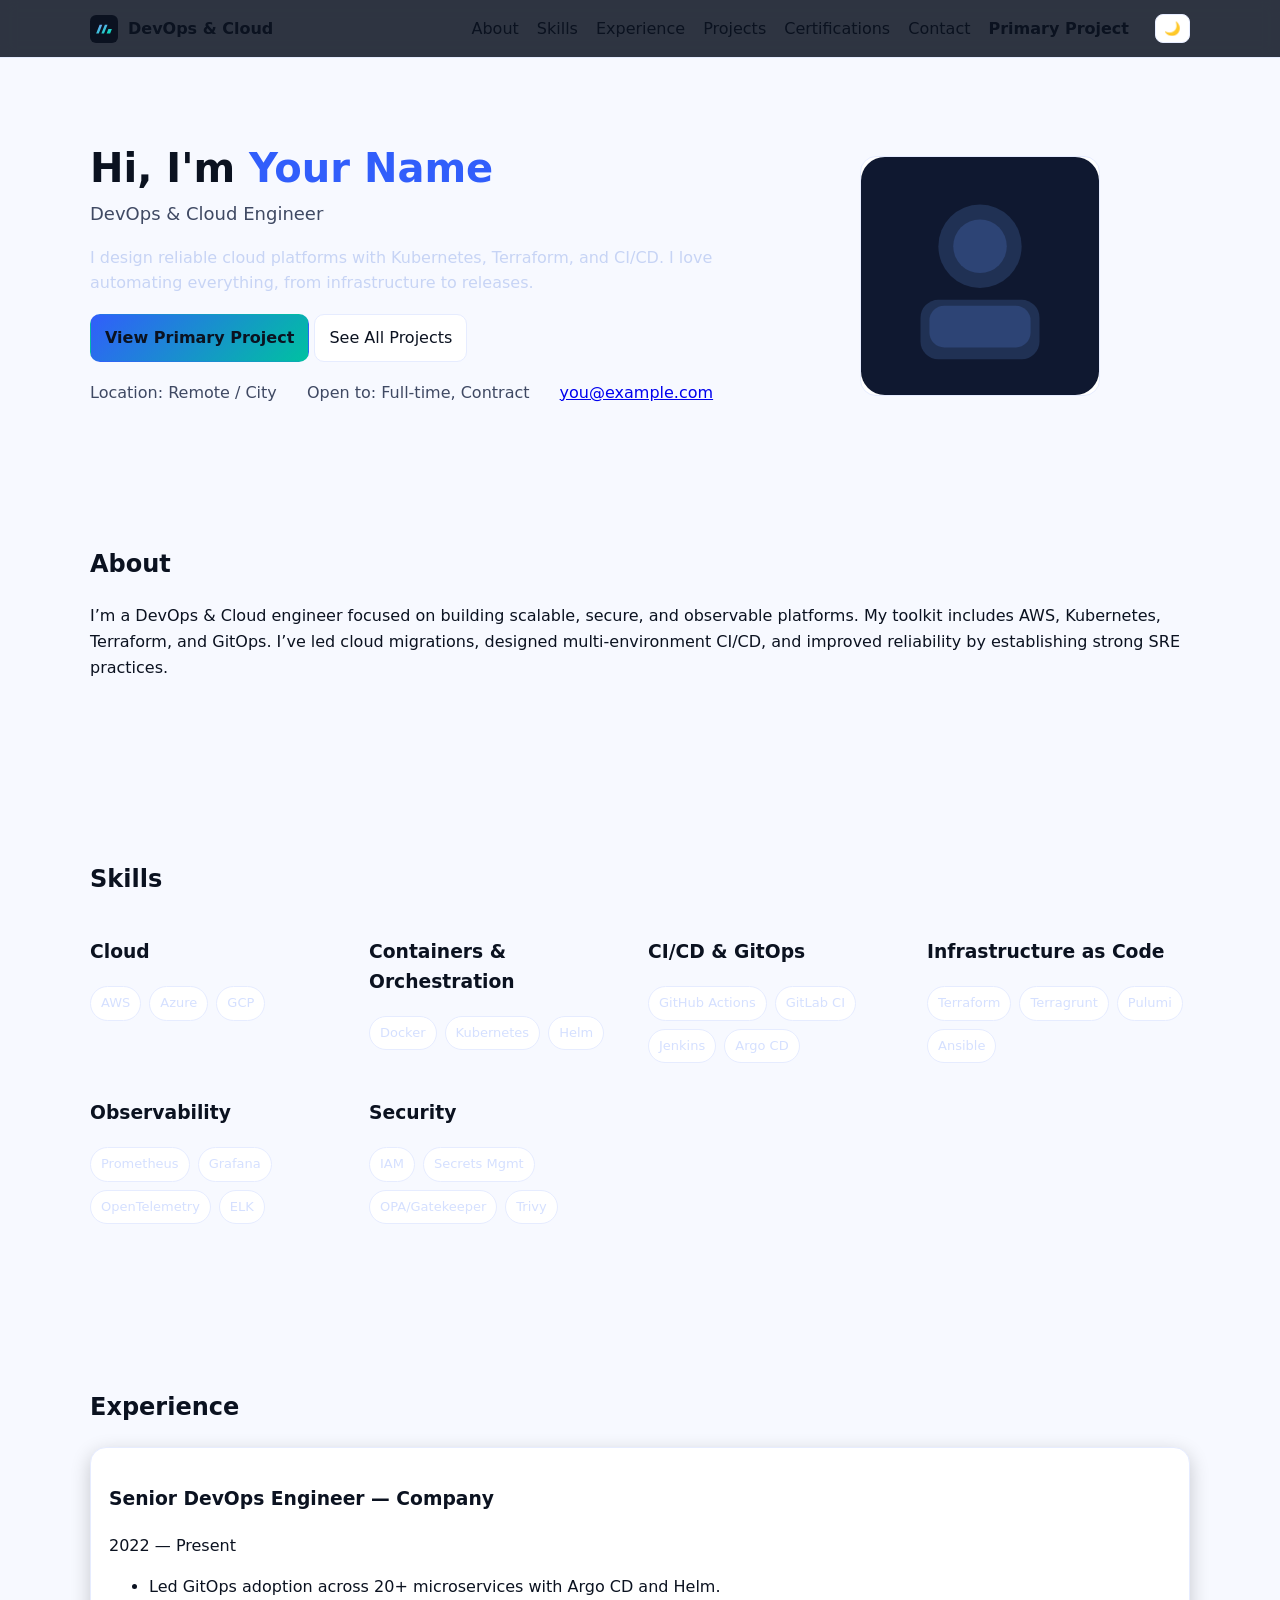
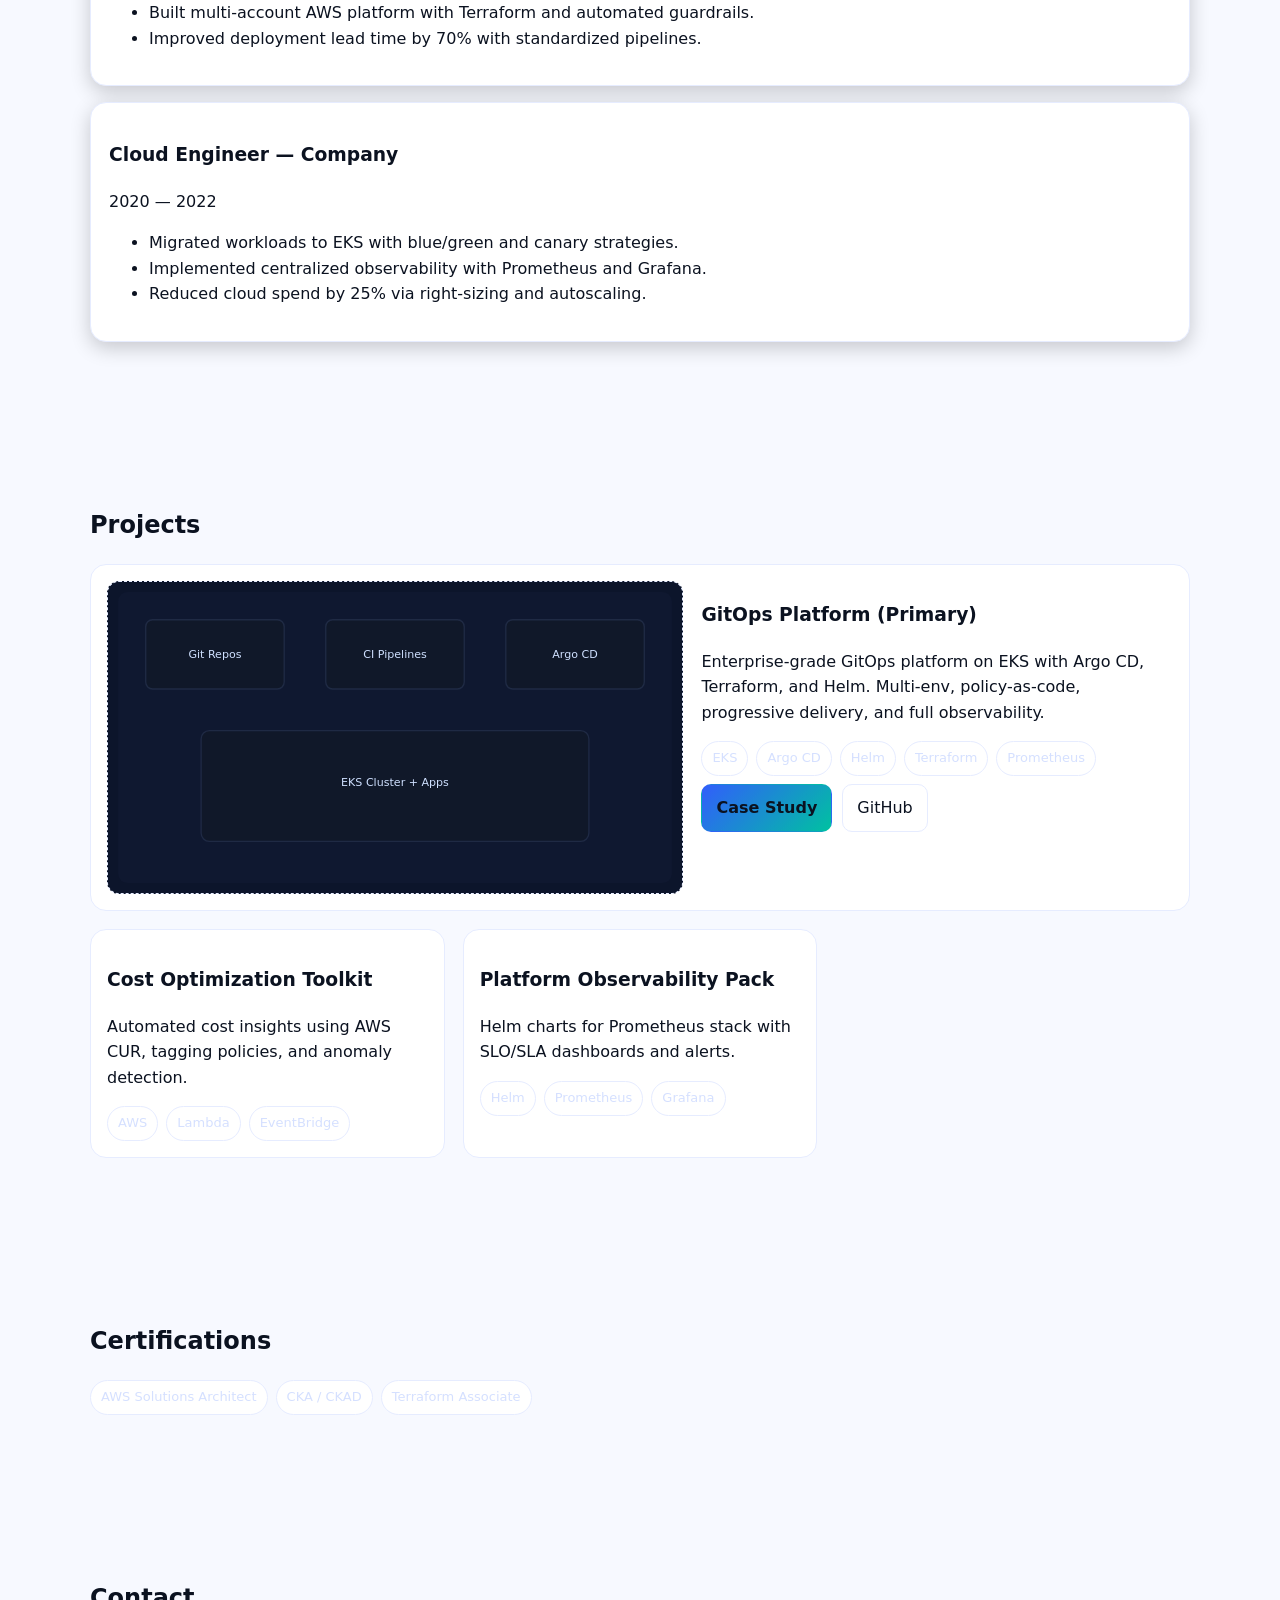
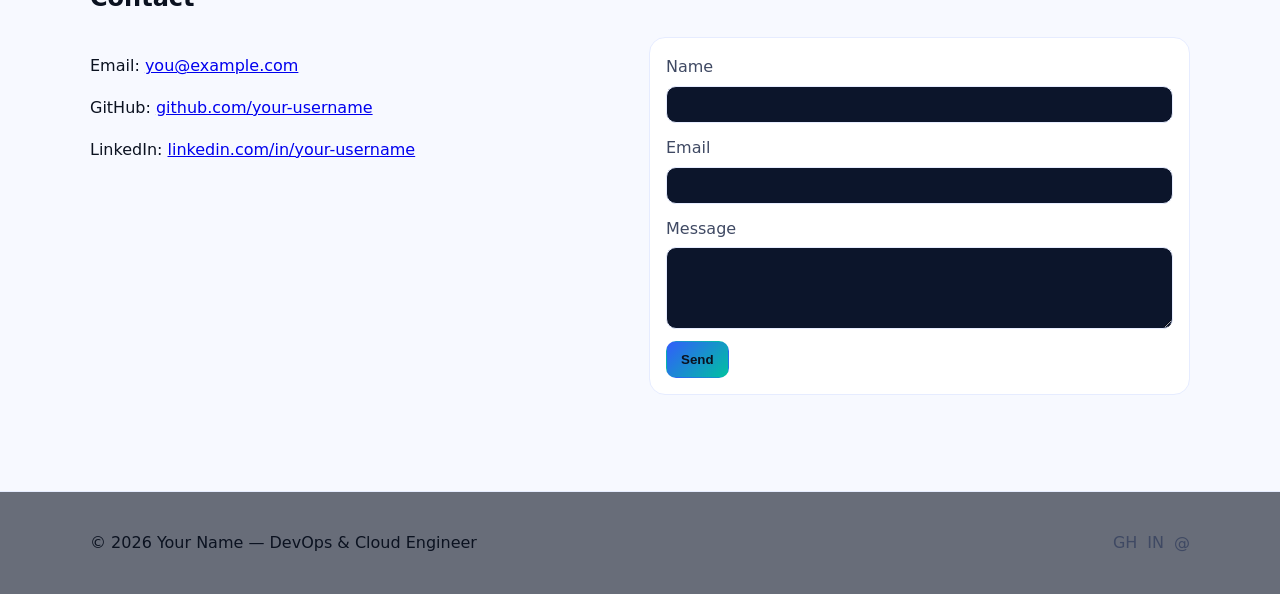
<file: portfolio/index.html>
<!doctype html>
<html lang="en">
  <head>
    <meta charset="utf-8">
    <meta name="viewport" content="width=device-width, initial-scale=1">
    <title>DevOps & Cloud Engineer — Portfolio</title>
    <meta name="description" content="Portfolio of a DevOps & Cloud Engineer specializing in Kubernetes, Terraform, CI/CD, and AWS. Explore the primary GitOps platform project and experience.">
    <link rel="canonical" href="/">

    <!-- Open Graph -->
    <meta property="og:type" content="website">
    <meta property="og:title" content="DevOps & Cloud Engineer — Portfolio">
    <meta property="og:description" content="Kubernetes, Terraform, CI/CD, AWS. Primary GitOps platform project and more.">
    <meta property="og:image" content="assets/og-image.svg">
    <meta property="og:url" content="/">

    <!-- Twitter -->
    <meta name="twitter:card" content="summary_large_image">
    <meta name="twitter:title" content="DevOps & Cloud Engineer — Portfolio">
    <meta name="twitter:description" content="Kubernetes, Terraform, CI/CD, AWS. Primary GitOps platform project and more.">
    <meta name="twitter:image" content="assets/og-image.svg">

    <link rel="manifest" href="manifest.webmanifest">
    <link rel="icon" href="assets/logo.svg" type="image/svg+xml">
    <meta name="theme-color" content="#0b1220">

    <link rel="preload" href="styles.css" as="style">
    <link rel="stylesheet" href="styles.css">
    <link rel="preload" href="script.js" as="script">
  </head>
  <body>
    <a class="skip-link" href="#main">Skip to content</a>

    <header class="site-header" role="banner">
      <div class="container header-inner">
        <a class="brand" href="#" aria-label="Home">
          <img src="assets/logo.svg" width="28" height="28" alt="Logo">
          <span>DevOps & Cloud</span>
        </a>

        <button class="nav-toggle" aria-expanded="false" aria-controls="site-nav" aria-label="Toggle navigation">
          <span class="nav-toggle-bar"></span>
          <span class="nav-toggle-bar"></span>
          <span class="nav-toggle-bar"></span>
        </button>

        <nav id="site-nav" class="site-nav" role="navigation">
          <ul>
            <li><a href="#about">About</a></li>
            <li><a href="#skills">Skills</a></li>
            <li><a href="#experience">Experience</a></li>
            <li><a href="#projects">Projects</a></li>
            <li><a href="#certs">Certifications</a></li>
            <li><a href="#contact">Contact</a></li>
            <li><a class="primary-link" href="projects/primary.html">Primary Project</a></li>
          </ul>
          <button id="theme-toggle" class="theme-toggle" aria-label="Toggle dark mode">🌙</button>
        </nav>
      </div>
    </header>

    <main id="main" tabindex="-1">
      <section class="hero">
        <div class="container grid-2">
          <div class="hero-copy">
            <h1>Hi, I'm <span class="accent">Your Name</span></h1>
            <p class="subtitle">DevOps & Cloud Engineer</p>
            <p class="tagline">I design reliable cloud platforms with Kubernetes, Terraform, and CI/CD. I love automating everything, from infrastructure to releases.</p>
            <div class="cta">
              <a class="btn btn-primary" href="projects/primary.html">View Primary Project</a>
              <a class="btn" href="#projects">See All Projects</a>
            </div>
            <ul class="meta">
              <li>Location: Remote / City</li>
              <li>Open to: Full-time, Contract</li>
              <li><a href="mailto:you@example.com">you@example.com</a></li>
            </ul>
          </div>
          <div class="hero-media">
            <img class="avatar" src="assets/avatar.svg" alt="Portrait">
          </div>
        </div>
      </section>

      <section id="about" class="section">
        <div class="container">
          <h2>About</h2>
          <p>I’m a DevOps & Cloud engineer focused on building scalable, secure, and observable platforms. My toolkit includes AWS, Kubernetes, Terraform, and GitOps. I’ve led cloud migrations, designed multi-environment CI/CD, and improved reliability by establishing strong SRE practices.</p>
        </div>
      </section>

      <section id="skills" class="section">
        <div class="container">
          <h2>Skills</h2>
          <div class="skills-grid">
            <article>
              <h3>Cloud</h3>
              <ul class="chips">
                <li>AWS</li><li>Azure</li><li>GCP</li>
              </ul>
            </article>
            <article>
              <h3>Containers & Orchestration</h3>
              <ul class="chips">
                <li>Docker</li><li>Kubernetes</li><li>Helm</li>
              </ul>
            </article>
            <article>
              <h3>CI/CD & GitOps</h3>
              <ul class="chips">
                <li>GitHub Actions</li><li>GitLab CI</li><li>Jenkins</li><li>Argo CD</li>
              </ul>
            </article>
            <article>
              <h3>Infrastructure as Code</h3>
              <ul class="chips">
                <li>Terraform</li><li>Terragrunt</li><li>Pulumi</li><li>Ansible</li>
              </ul>
            </article>
            <article>
              <h3>Observability</h3>
              <ul class="chips">
                <li>Prometheus</li><li>Grafana</li><li>OpenTelemetry</li><li>ELK</li>
              </ul>
            </article>
            <article>
              <h3>Security</h3>
              <ul class="chips">
                <li>IAM</li><li>Secrets Mgmt</li><li>OPA/Gatekeeper</li><li>Trivy</li>
              </ul>
            </article>
          </div>
        </div>
      </section>

      <section id="experience" class="section">
        <div class="container">
          <h2>Experience</h2>
          <div class="timeline">
            <article class="card">
              <header>
                <h3>Senior DevOps Engineer — Company</h3>
                <span>2022 — Present</span>
              </header>
              <ul>
                <li>Led GitOps adoption across 20+ microservices with Argo CD and Helm.</li>
                <li>Built multi-account AWS platform with Terraform and automated guardrails.</li>
                <li>Improved deployment lead time by 70% with standardized pipelines.</li>
              </ul>
            </article>
            <article class="card">
              <header>
                <h3>Cloud Engineer — Company</h3>
                <span>2020 — 2022</span>
              </header>
              <ul>
                <li>Migrated workloads to EKS with blue/green and canary strategies.</li>
                <li>Implemented centralized observability with Prometheus and Grafana.</li>
                <li>Reduced cloud spend by 25% via right-sizing and autoscaling.</li>
              </ul>
            </article>
          </div>
        </div>
      </section>

      <section id="projects" class="section">
        <div class="container">
          <h2>Projects</h2>
          <div class="projects-grid">
            <article class="project highlight">
              <div class="project-media">
                <img src="assets/gitops-diagram.svg" alt="GitOps platform architecture diagram">
              </div>
              <div class="project-body">
                <h3>GitOps Platform (Primary)</h3>
                <p>Enterprise-grade GitOps platform on EKS with Argo CD, Terraform, and Helm. Multi-env, policy-as-code, progressive delivery, and full observability.</p>
                <ul class="chips">
                  <li>EKS</li><li>Argo CD</li><li>Helm</li><li>Terraform</li><li>Prometheus</li>
                </ul>
                <div class="project-cta">
                  <a class="btn btn-primary" href="projects/primary.html">Case Study</a>
                  <a class="btn" href="#">GitHub</a>
                </div>
              </div>
            </article>

            <article class="project">
              <div class="project-body">
                <h3>Cost Optimization Toolkit</h3>
                <p>Automated cost insights using AWS CUR, tagging policies, and anomaly detection.</p>
                <ul class="chips"><li>AWS</li><li>Lambda</li><li>EventBridge</li></ul>
              </div>
            </article>

            <article class="project">
              <div class="project-body">
                <h3>Platform Observability Pack</h3>
                <p>Helm charts for Prometheus stack with SLO/SLA dashboards and alerts.</p>
                <ul class="chips"><li>Helm</li><li>Prometheus</li><li>Grafana</li></ul>
              </div>
            </article>
          </div>
        </div>
      </section>

      <section id="certs" class="section">
        <div class="container">
          <h2>Certifications</h2>
          <ul class="chips">
            <li>AWS Solutions Architect</li>
            <li>CKA / CKAD</li>
            <li>Terraform Associate</li>
          </ul>
        </div>
      </section>

      <section id="contact" class="section">
        <div class="container">
          <h2>Contact</h2>
          <div class="contact-grid">
            <div>
              <p>Email: <a href="mailto:you@example.com">you@example.com</a></p>
              <p>GitHub: <a href="https://github.com/your-username" target="_blank" rel="noopener">github.com/your-username</a></p>
              <p>LinkedIn: <a href="https://www.linkedin.com/in/your-username" target="_blank" rel="noopener">linkedin.com/in/your-username</a></p>
            </div>
            <form class="contact-form" action="mailto:you@example.com" method="post" enctype="text/plain">
              <label>
                <span>Name</span>
                <input name="name" type="text" required>
              </label>
              <label>
                <span>Email</span>
                <input name="email" type="email" required>
              </label>
              <label>
                <span>Message</span>
                <textarea name="message" rows="4" required></textarea>
              </label>
              <button class="btn btn-primary" type="submit">Send</button>
            </form>
          </div>
        </div>
      </section>
    </main>

    <footer class="site-footer">
      <div class="container footer-inner">
        <p>© <span id="year"></span> Your Name — DevOps & Cloud Engineer</p>
        <div class="social">
          <a href="https://github.com/your-username" aria-label="GitHub">GH</a>
          <a href="https://www.linkedin.com/in/your-username" aria-label="LinkedIn">IN</a>
          <a href="mailto:you@example.com" aria-label="Email">@</a>
        </div>
      </div>
    </footer>

    <button class="to-top" aria-label="Back to top">↑</button>

    <script type="application/ld+json">
    {
      "@context": "https://schema.org",
      "@type": "Person",
      "name": "Your Name",
      "jobTitle": "DevOps & Cloud Engineer",
      "url": "https://example.com/",
      "image": "https://example.com/assets/avatar.svg",
      "sameAs": [
        "https://github.com/your-username",
        "https://www.linkedin.com/in/your-username"
      ]
    }
    </script>
    <script defer src="script.js"></script>
  </body>
</html>
</file>
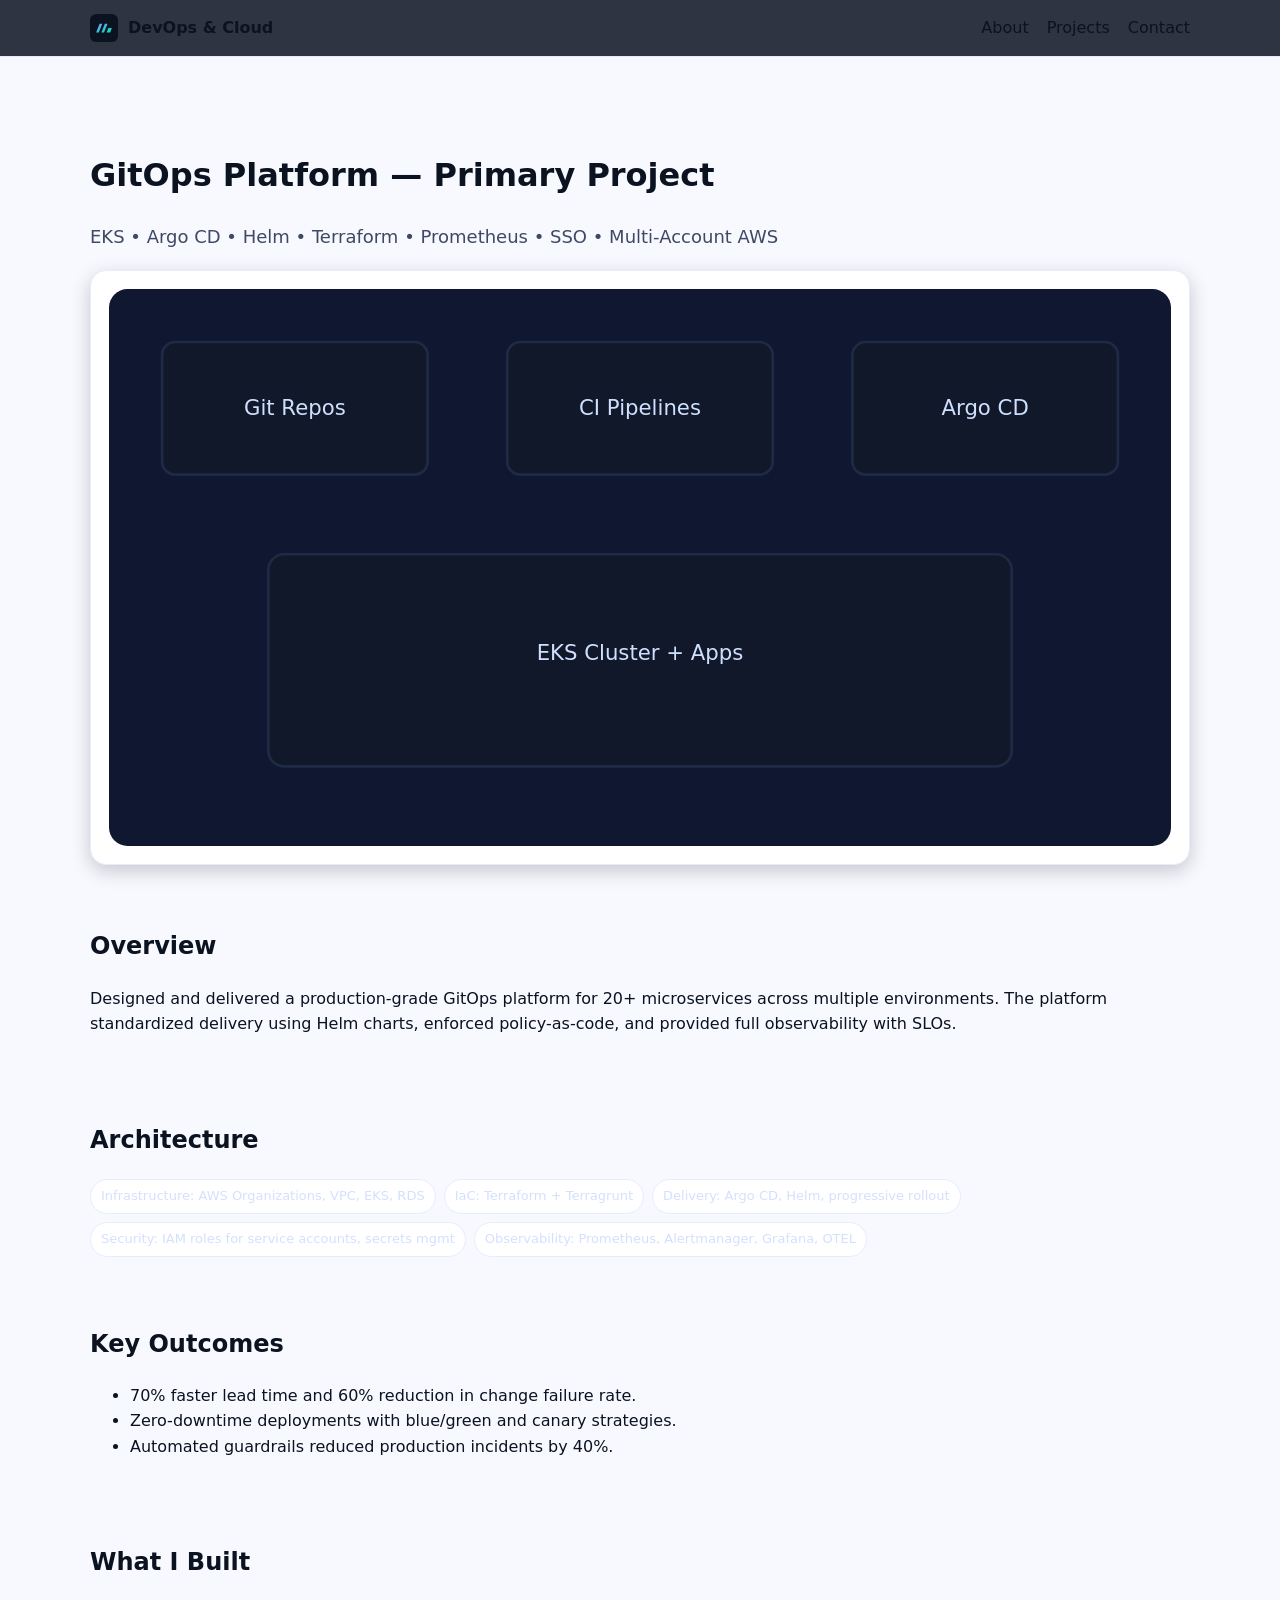
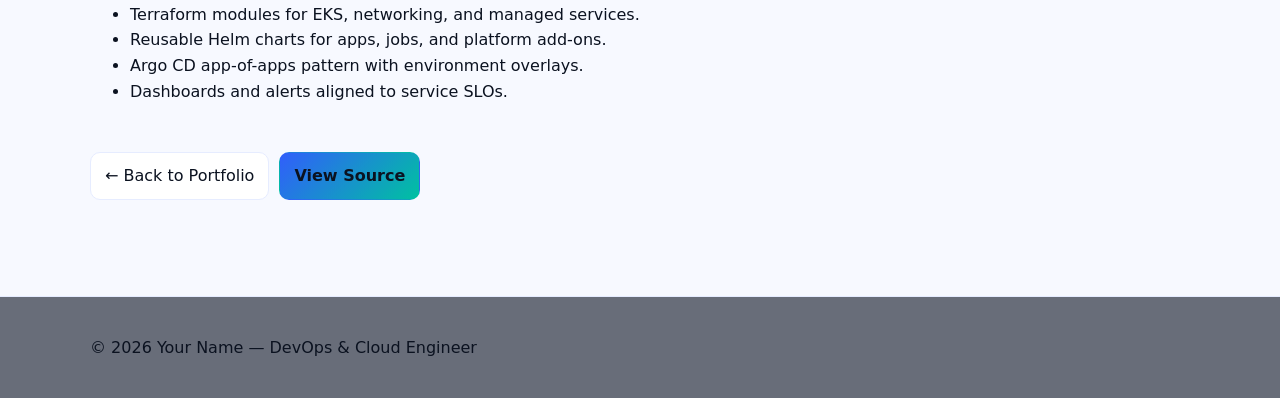
<file: portfolio/projects/primary.html>
<!doctype html>
<html lang="en">
  <head>
    <meta charset="utf-8">
    <meta name="viewport" content="width=device-width, initial-scale=1">
    <title>GitOps Platform — Case Study</title>
    <meta name="description" content="Case study of an enterprise GitOps platform on EKS with Argo CD, Helm, Terraform, and full observability.">
    <link rel="canonical" href="/projects/primary.html">
    <link rel="icon" href="../assets/logo.svg" type="image/svg+xml">
    <link rel="stylesheet" href="../styles.css">
  </head>
  <body>
    <header class="site-header" role="banner">
      <div class="container header-inner">
        <a class="brand" href="../index.html" aria-label="Home">
          <img src="../assets/logo.svg" width="28" height="28" alt="Logo">
          <span>DevOps & Cloud</span>
        </a>
        <nav class="site-nav" role="navigation">
          <ul>
            <li><a href="../index.html#about">About</a></li>
            <li><a href="../index.html#projects">Projects</a></li>
            <li><a href="../index.html#contact">Contact</a></li>
          </ul>
        </nav>
      </div>
    </header>

    <main id="main" class="section">
      <div class="container">
        <h1>GitOps Platform — Primary Project</h1>
        <p class="subtitle">EKS • Argo CD • Helm • Terraform • Prometheus • SSO • Multi-Account AWS</p>

        <div class="card" style="margin: 18px 0;">
          <img src="../assets/gitops-diagram.svg" alt="GitOps platform architecture diagram">
        </div>

        <section class="section" style="padding-top: 24px; padding-bottom: 24px;">
          <h2>Overview</h2>
          <p>Designed and delivered a production-grade GitOps platform for 20+ microservices across multiple environments. The platform standardized delivery using Helm charts, enforced policy-as-code, and provided full observability with SLOs.</p>
        </section>

        <section class="section" style="padding-top: 24px; padding-bottom: 24px;">
          <h2>Architecture</h2>
          <ul class="chips">
            <li>Infrastructure: AWS Organizations, VPC, EKS, RDS</li>
            <li>IaC: Terraform + Terragrunt</li>
            <li>Delivery: Argo CD, Helm, progressive rollout</li>
            <li>Security: IAM roles for service accounts, secrets mgmt</li>
            <li>Observability: Prometheus, Alertmanager, Grafana, OTEL</li>
          </ul>
        </section>

        <section class="section" style="padding-top: 24px; padding-bottom: 24px;">
          <h2>Key Outcomes</h2>
          <ul>
            <li>70% faster lead time and 60% reduction in change failure rate.</li>
            <li>Zero-downtime deployments with blue/green and canary strategies.</li>
            <li>Automated guardrails reduced production incidents by 40%.</li>
          </ul>
        </section>

        <section class="section" style="padding-top: 24px; padding-bottom: 24px;">
          <h2>What I Built</h2>
          <ul>
            <li>Terraform modules for EKS, networking, and managed services.</li>
            <li>Reusable Helm charts for apps, jobs, and platform add-ons.</li>
            <li>Argo CD app-of-apps pattern with environment overlays.</li>
            <li>Dashboards and alerts aligned to service SLOs.</li>
          </ul>
        </section>

        <div class="project-cta">
          <a class="btn" href="../index.html">← Back to Portfolio</a>
          <a class="btn btn-primary" href="#" target="_blank" rel="noopener">View Source</a>
        </div>
      </div>
    </main>

    <footer class="site-footer">
      <div class="container footer-inner">
        <p>© <span id="year"></span> Your Name — DevOps & Cloud Engineer</p>
      </div>
    </footer>

    <script defer src="../script.js"></script>
  </body>
</html>
</file>
<file: portfolio/styles.css>
:root {
  --bg: #0b1220;
  --bg-soft: #101829;
  --text: #e6ecff;
  --muted: #a3b3d1;
  --card: #0f1830;
  --accent: #7aa2ff;
  --accent-2: #00ddb3;
  --border: #1f2a44;
}

* { box-sizing: border-box; }
html, body { height: 100%; }
body {
  margin: 0;
  font-family: ui-sans-serif, system-ui, -apple-system, Segoe UI, Roboto, Ubuntu, Cantarell, Noto Sans, Arial, "Apple Color Emoji", "Segoe UI Emoji";
  background: var(--bg);
  color: var(--text);
  line-height: 1.6;
}
img { max-width: 100%; display: block; }

.container { width: min(1100px, 92%); margin: 0 auto; }
.section { padding: 72px 0; }

/* Header */
.site-header {
  position: sticky; top: 0; z-index: 50;
  background: rgba(11,18,32,0.85);
  -webkit-backdrop-filter: saturate(140%) blur(8px);
  backdrop-filter: saturate(140%) blur(8px);
  border-bottom: 1px solid var(--border);
}
.header-inner {
  display: flex; align-items: center; justify-content: space-between;
  padding: 14px 0;
}
.brand { display: inline-flex; align-items: center; gap: 10px; color: var(--text); text-decoration: none; font-weight: 700; }
.brand img { filter: drop-shadow(0 0 8px rgba(122,162,255,0.35)); }

.nav-toggle { display: inline-flex; flex-direction: column; gap: 4px; background: transparent; border: 0; cursor: pointer; }
.nav-toggle-bar { width: 22px; height: 2px; background: var(--text); display: block; }

.site-nav { display: none; align-items: center; gap: 18px; }
.site-nav ul { list-style: none; display: flex; gap: 18px; padding: 0; margin: 0; }
.site-nav a { color: var(--text); text-decoration: none; }
.site-nav a:hover { color: var(--accent); }
.theme-toggle { margin-left: 8px; background: var(--card); color: var(--text); border: 1px solid var(--border); border-radius: 8px; padding: 6px 8px; cursor: pointer; }
.primary-link { color: var(--accent-2); font-weight: 700; }

@media (min-width: 860px) {
  .nav-toggle { display: none; }
  .site-nav { display: flex; }
}

/***** Hero *****/
.hero { padding: 88px 0 48px; }
.grid-2 { display: grid; gap: 28px; grid-template-columns: 1fr; align-items: center; }
@media (min-width: 860px) { .grid-2 { grid-template-columns: 1.2fr 0.8fr; gap: 48px; } }

.hero-copy h1 { font-size: 40px; line-height: 1.1; margin: 0 0 10px; }
.subtitle { color: var(--muted); margin: 0 0 14px; font-size: 18px; }
.tagline { margin-bottom: 18px; color: #c7d4f5; }
.accent { color: var(--accent); }
.avatar { width: 240px; height: 240px; border-radius: 16px; border: 1px solid var(--border); margin: 0 auto; background: var(--card); }

.meta { display: grid; grid-template-columns: 1fr; gap: 6px; padding: 0; margin: 18px 0 0; list-style: none; color: var(--muted); }
@media (min-width: 520px) { .meta { grid-template-columns: repeat(3,auto); gap: 14px 22px; } }

/* Components */
.btn { display: inline-block; padding: 10px 14px; border-radius: 10px; border: 1px solid var(--border); background: var(--bg-soft); color: var(--text); text-decoration: none; transition: transform .08s ease; }
.btn:hover { transform: translateY(-1px); }
.btn-primary { background: linear-gradient(135deg, var(--accent), var(--accent-2)); border-color: transparent; color: #0b1220; font-weight: 700; }

.chips { display: flex; flex-wrap: wrap; gap: 8px; padding: 0; margin: 8px 0 0; list-style: none; }
.chips li { padding: 6px 10px; border-radius: 999px; background: var(--bg-soft); border: 1px solid var(--border); color: #d5e0ff; font-size: 13px; }

.card { background: var(--card); border: 1px solid var(--border); border-radius: 16px; padding: 18px; box-shadow: 0 6px 20px rgba(0,0,0,0.2); }

/* Sections */
.skills-grid { display: grid; grid-template-columns: repeat(auto-fit, minmax(240px,1fr)); gap: 16px; }
.timeline { display: grid; gap: 16px; }

.projects-grid { display: grid; grid-template-columns: 1fr; gap: 18px; }
@media (min-width: 720px) { .projects-grid { grid-template-columns: repeat(2, 1fr); } }
@media (min-width: 1040px) { .projects-grid { grid-template-columns: repeat(3, 1fr); } }
.project { display: grid; gap: 12px; background: var(--card); border: 1px solid var(--border); border-radius: 16px; padding: 16px; }
.project.highlight { grid-column: 1 / -1; display: grid; grid-template-columns: 1fr; gap: 18px; }
@media (min-width: 860px) { .project.highlight { grid-template-columns: 1.1fr 0.9fr; } }
.project-media { background: #0c152b; border: 1px dashed var(--border); border-radius: 12px; padding: 10px; }
.project-cta { display: flex; gap: 10px; margin-top: 8px; }

/* Contact */
.contact-grid { display: grid; grid-template-columns: 1fr; gap: 18px; }
@media (min-width: 860px) { .contact-grid { grid-template-columns: 1fr 1fr; } }
.contact-form { display: grid; gap: 12px; background: var(--card); border: 1px solid var(--border); border-radius: 16px; padding: 16px; }
.contact-form label { display: grid; gap: 6px; color: var(--muted); }
.contact-form input, .contact-form textarea { background: #0c152b; color: var(--text); border: 1px solid var(--border); border-radius: 10px; padding: 10px; }
.contact-form button { justify-self: start; }

/* Footer */
.site-footer { border-top: 1px solid var(--border); padding: 22px 0; margin-top: 24px; background: rgba(11,18,32,0.6); }
.footer-inner { display: flex; align-items: center; justify-content: space-between; gap: 12px; }
.social { display: flex; gap: 10px; }
.social a { color: var(--muted); text-decoration: none; }
.social a:hover { color: var(--accent); }

/* Utilities */
.skip-link { position: absolute; left: -9999px; top: auto; width: 1px; height: 1px; overflow: hidden; }
.skip-link:focus { left: 16px; top: 12px; width: auto; height: auto; background: var(--accent); color: #081120; padding: 6px 8px; border-radius: 8px; }

.to-top { position: fixed; right: 16px; bottom: 16px; background: var(--bg-soft); color: var(--text); border: 1px solid var(--border); border-radius: 999px; width: 40px; height: 40px; display: grid; place-items: center; cursor: pointer; box-shadow: 0 10px 25px rgba(0,0,0,0.25); opacity: 0; pointer-events: none; transition: opacity .2s ease, transform .2s ease; }
.to-top.show { opacity: 1; pointer-events: auto; transform: translateY(-4px); }

/* Light mode */
@media (prefers-color-scheme: light) {
  :root { --bg: #f7f9ff; --bg-soft: #ffffff; --text: #0b1220; --muted: #3f4963; --card: #ffffff; --border: #e6ecff; --accent: #315efb; --accent-2: #00c1a1; }
  .brand img { filter: none; }
}

.light {
  --bg: #f7f9ff; --bg-soft: #ffffff; --text: #0b1220; --muted: #3f4963; --card: #ffffff; --border: #e6ecff; --accent: #315efb; --accent-2: #00c1a1;
}
</file>
